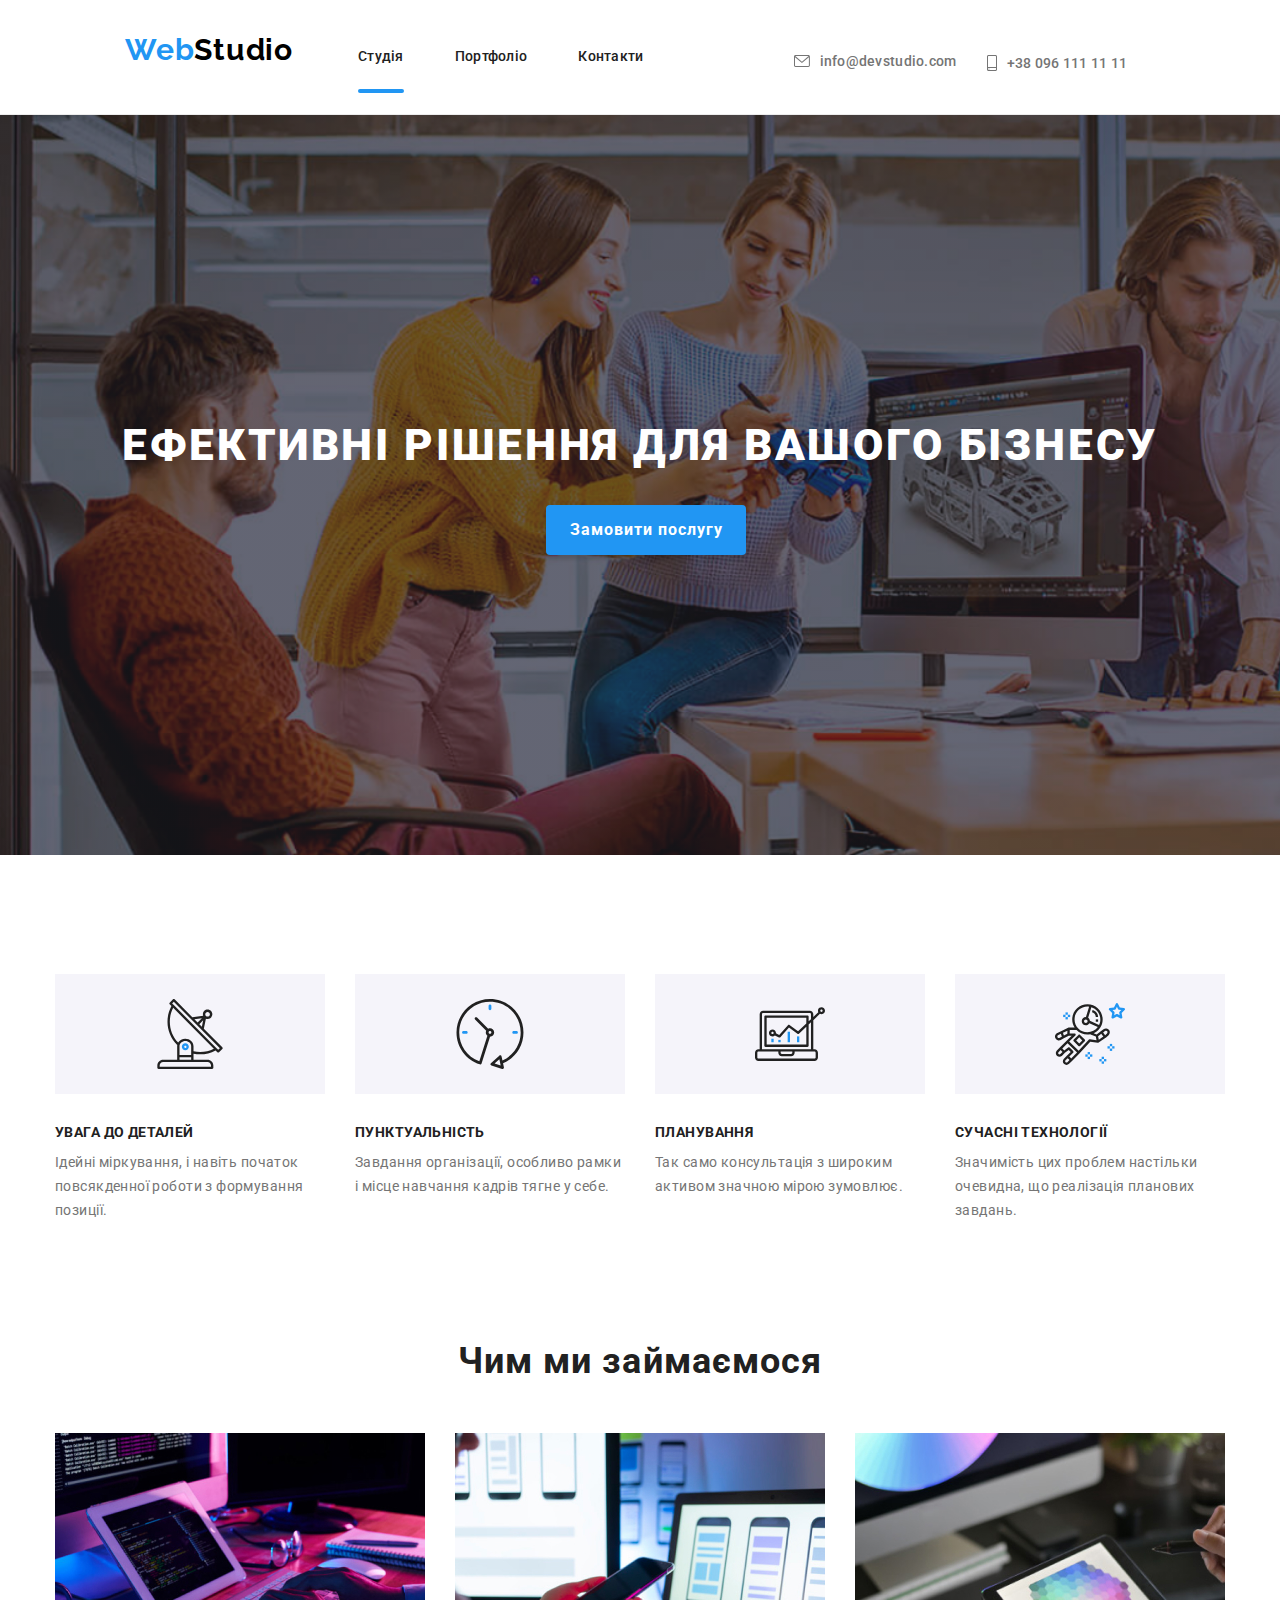
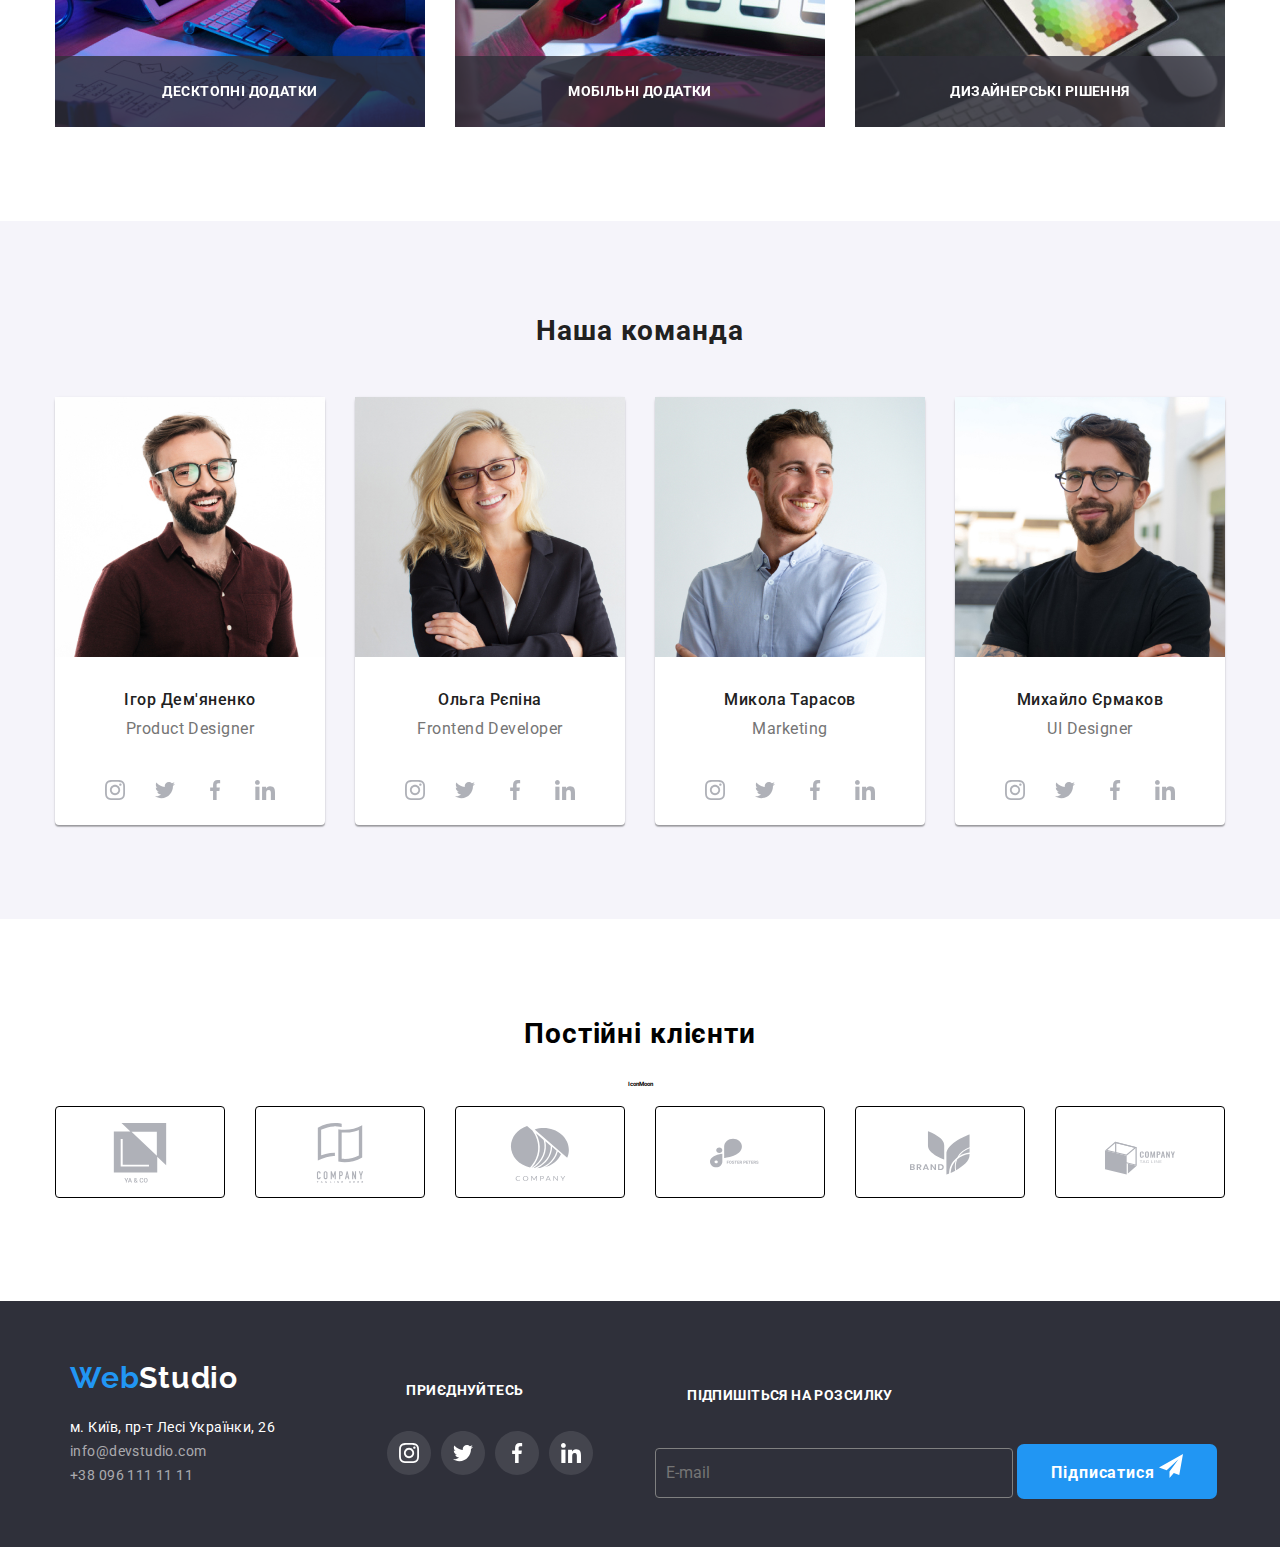
<file: index.html>
<!DOCTYPE html>
<html lang="en">
<head>
    <meta charset="UTF-8">
    <meta name="viewport" content="width=device-width, initial-scale=1.0">
    <title>WebStudio</title>

    <link rel="preconnect" href="https://fonts.googleapis.com">
    <link rel="preconnect" href="https://fonts.gstatic.com" crossorigin>
    <link href="https://fonts.googleapis.com/css2?family=Raleway:wght@700&family=Roboto:wght@400;500;700;900&display=swap" rel="stylesheet">

    <link rel="stylesheet" href="https://cdnjs.cloudflare.com/ajax/libs/modern-normalize/2.0.0/modern-normalize.min.css">

    <link rel="stylesheet" href="./CSS/main.min.css">

</head>
<body>
    <header class="header">
        
        <div class="opaciti">
        <a href="/" class="title-link">Web<span class="title-logo">Studiо</span></a>

            <ul class="nav-list ">
                <li class="nav-item "><a class="link active" href="#">Студія</a></li>
                <li class="nav-item "><a class="link" href="portfolio.html">Портфоліо</a></li>
                <li class="nav-item "><a class="link" href="#">Контакти</a></li>
            </ul>
        </nav>
        <ul class="header-list">
            <li class="item-contact "><a class="link" href="#"><svg class="contact-email"><use href="./img/symbol-defs.svg#icon-email-hover"></use></svg>info@devstudio.com</a></li>
            <li class="item-contact"><a class="link" href="#"><svg class="contact-phone"><use href="./img/symbol-defs.svg#icon-smartphone"></use></svg>+38 096 111 11 11</a></li>
        </ul>
    </div>
</div>

    
    <!-- ----------------------------modal------------------- -->
     <div class="opaciti-modal">
    <div class="svg-burger">
        <a href="/" class="title-link">Web<span class="title-logo">Studiо</span></a>

        <svg class="open-menu" data-menu-open>
            <use href="./img/symbol-defs.svg#menu" ></use>
        </svg>
    </div>
        <div class="backdrop is-hidden" data-menu>
            <div class="menu">
                <button type="button" class="close-menu" data-menu-close>&#10006;</button>
        <nav class="header-nav">
            <ul class="nav-list">
                <li class="nav-item"><a class="link active" href="#">Студія</a></li>
                <li class="nav-item"><a class="link" href="portfolio.html">Портфоліо</a></li>
                <li class="nav-item"><a class="link" href="#">Контакти</a></li>
            </ul>
        </nav>
        <ul class="header-list">
            <li class="item-contact"><a class="link" href="#"><svg class="contact-email"><use href="./img/symbol-defs.svg#icon-email-hover"></use></svg>info@devstudio.com</a></li>
            <li class="item-contact"><a class="link" href="#"><svg class="contact-phone"><use href="./img/symbol-defs.svg#icon-smartphone"></use></svg>+38 096 111 11 11</a></li>
        </ul>
        <div class="modal-tabs">
            <ul class="mod-list">
                <li class="mod-item">
                    <a href="#" class="mod-link">Instagram</a>
                </li>
                <li class="mod-item">
                    <a href="#" class="mod-link">Twitter</a>
                </li>
                <li class="mod-item">
                    <a href="#" class="mod-link">Facebook</a>
                </li>
                <li class="mod-item">
                    <a href="#" class="mod-link">LinkedIn</a>
                </li>
            </ul>
        </div>
    </div>
    </div>
</div>
    
     </header>   
     
     <main>
        <section class="hero">
            <h1 class="h1 container">Ефективні рішення для вашого бізнесу</h1>
            <div class="fix container">
            <button type="button" class="button" data-modal-open>Замовити послугу</button>
        </div>
            <div class="backdrop is-hidden container" data-modal>
                <div class="modal">
                    <button class="btn" data-modal-close>&#10006;</button>
                    <h2 class="modal-title">Залиште свої дані, ми вам передзвонимо</h2>
                    <form class="modal-form" name="signut_form" autocomplete="on" novalidate>
                        <label class="modal-data">
                            Ім'я
                            <input class="modal-input input-person" type="name" name="name" autofocus>
                            <svg class="modal-svg-person"><use href="./img/symbol-defs.svg#icon-person"></use></svg>
                        </label>
                        <label class="modal-data">
                            Телефон
                            <input class="modal-input input-phone" type="number" name="number" minlength="7" maxlength="12">
                            <svg class="modal-svg-phone"><use href="./img/symbol-defs.svg#icon-phone"></use></svg>
                        </label>
                        <label class="modal-data">
                            Пошта
                            <input class="modal-input input-email" type="email" name="email">
                            <svg class="modal-svg-email"><use href="./img/symbol-defs.svg#icon-email"></use></svg>
                        </label>
                        <label class="modal-data">
                            Коментар
                        <textarea class="modal-text" name="feedback" rows="5" placeholder="Введіть текст"></textarea>
                        </label>
                        <label class="modal-checkbox">
                            <input type="checkbox" name="conditions" checked>
                            Погоджуюся з розсилкою та приймаю <a class="modal-link" href="">Умови договору</a>
                        </label>
                    </form>
                    <button class="modal-button" type="submit">Відправити</button>
                </div>
            </div>
        </section>
        <section class="tabs container">
            <ul class="tabs-list">
                <li class="tabs-item">
                    <h3 class="subtitle">УВАГА ДО ДЕТАЛЕЙ</h3>
                    <p class="tabs-text">Ідейні міркування, і навіть початок повсякденної роботи з формування позиції.</p>
                </li>
                <li class="tabs-item">
                    <h3 class="subtitle">ПУНКТУАЛЬНІСТЬ</h3>
                    <p class="tabs-text">Завдання організації, особливо рамки і місце навчання кадрів тягне у себе.</p>
                </li>
                <li class="tabs-item">
                    <h3 class="subtitle">ПЛАНУВАННЯ</h3>
                    <p class="tabs-text">Так само консультація з широким активом значною мірою зумовлює.</p>
                </li>
                <li class="tabs-item">
                    <h3 class="subtitle">СУЧАСНІ ТЕХНОЛОГІЇ</h3>
                    <p class="tabs-text">Значимість цих проблем настільки очевидна, що реалізація планових завдань.</p>
                </li>
            </ul>
        </section>
        <section class="page-img container">
            <h2 class="work">Чим ми займаємося</h2>
            <div class="work-block">
            <div class="work-div">
                <img class="work-img" src="./img/img.jpg" alt="computer-1">
                <p class="work-text">ДЕСКТОПНІ ДОДАТКИ</p>
            </div>
            <div class="work-div">
                <img class="work-img" src="./img/img(1).jpg" alt="computer-2">
                <p class="work-text">МОБІЛЬНІ ДОДАТКИ</p>
            </div>
            <div class="work-div">
                <img class="work-img" src="./img/img(2).jpg" alt="computer-3">
                <p class="work-text">ДИЗАЙНЕРСЬКІ РІШЕННЯ</p>
            </div>
        </div>
        </section>
        <section class="team">
            <h2 class="team-subtitle">Наша команда</h2>
            <ul class="team-list">
                <li class="items">

                    <picture>
                        <source srcset="./img/desktop/img@1x.jpg 1x, ./img/desktop/img@2x.jpg 2x" media="(min-width:1200px)">
                        <source srcset="./img/tablet/img@1x.jpg 1x, ./img/tablet/img@2x.jpg 2x" media="(min-width:768px)">
                        <source srcset="./img/mobile/img@1x.jpg 1x, ./img/mobile/img@2x.jpg 2x">
                        <img class="team-card" src="./img/img(3).jpg" alt="man-1" width="270" height="260">
                    </picture>

                    <h3 class="img-title">Ігор Дем'яненко</h3>
                    <p class="img-text">Product Designer</p>
                    <div class="team-div">
                        <div class="team-block">
                            <a href="https://www.instagram.com/" class="team-link">
                            <svg class="team-svg">
                                <use class="team-img" href="./img/symbol-defs.svg#icon-instagram"></use>
                            </svg>
                        </a>
                    </div>
                        <div class="team-block">
                            <a href="https://x.com/i/flow/login" class="team-link">
                            <svg class="team-svg">
                                <use class="team-img" href="./img/symbol-defs.svg#icon-twitter"></use>
                            </svg>
                        </a>
                    </div>
                        <div class="team-block">
                            <a href="https://www.facebook.com/?locale=uk_UA" class="team-link">
                            <svg class="team-svg">
                                <use class="team-img" href="./img/symbol-defs.svg#icon-facebook"></use>
                            </svg>
                        </a>
                    </div>
                        <div class="team-block">
                            <a href="https://ua.linkedin.com/" class="team-link">
                            <svg class="team-svg">
                                <use class="team-img" href="./img/symbol-defs.svg#icon-linkedin"></use>
                            </svg>
                        </a>
                    </div>
                    </li>
                </div>

                <li class="items">

                    <picture>
                        <source srcset="./img/desktop/img@1x(1).jpg 1x, ./img/desktop/img@2x(1).jpg 2x" media="(min-width:1200px)">
                        <source srcset="./img/tablet/img@1x(1).jpg 1x, ./img/tablet/img@2x(1).jpg 2x" media="(min-width:768px)">
                        <source srcset="./img/mobile/img@1x(1).jpg 1x, ./img/mobile/img@2x(1).jpg 2x">
                        <img class="team-card" src="./img/img(4).jpg" alt="wonam-1" width="270" height="260">
                    </picture>

                    <h3 class="img-title">Ольга Рєпіна</h3>
                    <p class="img-text">Frontend Developer</p>
                    <div class="team-div">
                        <div class="team-block">
                            <a href="https://www.instagram.com/" class="team-link">
                            <svg class="team-svg">
                                <use class="team-img" href="./img/symbol-defs.svg#icon-instagram"></use>
                            </svg>
                        </a>
                    </div>
                        <div class="team-block">
                            <a href="https://x.com/i/flow/login" class="team-link">
                            <svg class="team-svg">
                                <use class="team-img" href="./img/symbol-defs.svg#icon-twitter"></use>
                            </svg>
                        </a>
                    </div>
                        <div class="team-block">
                            <a href="https://www.facebook.com/?locale=uk_UA" class="team-link">
                            <svg class="team-svg">
                                <use class="team-img" href="./img/symbol-defs.svg#icon-facebook"></use>
                            </svg>
                        </a>
                    </div>
                        <div class="team-block">
                            <a href="https://ua.linkedin.com/" class="team-link">
                            <svg class="team-svg">
                                <use class="team-img" href="./img/symbol-defs.svg#icon-linkedin"></use>
                            </svg>
                        </a>
                    </div>
                    </li>
                </div>
                <li class="items">

                    <picture>
                        <source srcset="./img/desktop/img@1x(2).jpg 1x, ./img/desktop/img@2x(2).jpg 2x" media="(min-width:1200px)">
                        <source srcset="./img/tablet/img@1x(2).jpg 1x, ./img/tablet/img@2x(2).jpg 2x" media="(min-width:768px)">
                        <source srcset="./img/mobile/img@1x(2).jpg 1x, ./img/mobile/img@2x(2).jpg 2x">
                        <img class="team-card" src="./img/img(5).jpg" alt="man-2" width="270" height="260">
                    </picture>

                    <h3 class="img-title">Микола Тарасов</h3>
                    <p class="img-text">Marketing</p>
                    <div class="team-div">
                        <div class="team-block">
                            <a href="https://www.instagram.com/" class="team-link">
                            <svg class="team-svg">
                                <use class="team-img" href="./img/symbol-defs.svg#icon-instagram"></use>
                            </svg>
                        </a>
                    </div>
                        <div class="team-block">
                            <a href="https://x.com/i/flow/login" class="team-link">
                            <svg class="team-svg">
                                <use class="team-img" href="./img/symbol-defs.svg#icon-twitter"></use>
                            </svg>
                        </a>
                    </div>
                        <div class="team-block">
                            <a href="https://www.facebook.com/?locale=uk_UA" class="team-link">
                            <svg class="team-svg">
                                <use class="team-img" href="./img/symbol-defs.svg#icon-facebook"></use>
                            </svg>
                        </a>
                    </div>
                        <div class="team-block">
                            <a href="https://ua.linkedin.com/" class="team-link">
                            <svg class="team-svg">
                                <use class="team-img" href="./img/symbol-defs.svg#icon-linkedin"></use>
                            </svg>
                        </a>
                    </div>
                    </li>
                </div>
                <li class="items">

                    <picture>
                        <source srcset="./img/desktop/img@1x(3).jpg 1x, ./img/desktop/img@2x(3).jpg 2x" media="(min-width:1200px)">
                        <source srcset="./img/tablet/img@1x(3).jpg 1x, ./img/tablet/img@2x(3).jpg 2x" media="(min-width:768px)">
                        <source srcset="./img/mobile/img@1x(3).jpg 1x, ./img/mobile/img@2x(3).jpg 2x">
                        <img class="team-card" src="./img/img(6).jpg" alt="man-3" width="270" height="260">
                    </picture>

                    <h3 class="img-title">Михайло Єрмаков</h3>
                    <p class="img-text">UI Designer</p>
                    <div class="team-div">
                        <div class="team-block">
                            <a href="https://www.instagram.com/" class="team-link">
                            <svg class="team-svg">
                                <use class="team-img" href="./img/symbol-defs.svg#icon-instagram"></use>
                            </svg>
                        </a>
                    </div>
                        <div class="team-block">
                            <a href="https://x.com/i/flow/login" class="team-link">
                            <svg class="team-svg">
                                <use class="team-img" href="./img/symbol-defs.svg#icon-twitter"></use>
                            </svg>
                        </a>
                    </div>
                        <div class="team-block">
                            <a href="https://www.facebook.com/?locale=uk_UA" class="team-link">
                            <svg class="team-svg">
                                <use class="team-img" href="./img/symbol-defs.svg#icon-facebook"></use>
                            </svg>
                        </a>
                    </div>
                        <div class="team-block">
                            <a href="https://ua.linkedin.com/" class="team-link">
                            <svg class="team-svg">
                                <use class="team-img" href="./img/symbol-defs.svg#icon-linkedin"></use>
                            </svg>
                        </a>
                    </div>
                    </li>
                </div>
            </ul>
        </section>
        <section class="clients">
            <h3 class="clients-title">Постійні клієнти</h3>
            <p class="clients-text">IconMoon</p>
            <ul class="clients-list container">
                <li class="clients-item">
                    <a href="#" class="clients-link">
                        <svg class="clients-svg" width="60" height="60">
                            <use class="clients-img" href="./img/symbol-defs.svg#icon-ya-co"></use>
                        </svg>
                    </a>
                </li>
                <li class="clients-item">
                    <a href="#" class="clients-link">
                        <svg class="clients-svg" width="60" height="60">
                            <use class="clients-img" href="./img/symbol-defs.svg#icon-compant"></use>
                        </svg>
                    </a>
                </li>
                <li class="clients-item">
                    <a href="#" class="clients-link">
                        <svg class="clients-svg" width="60" height="60">
                            <use class="clients-img" href="./img/symbol-defs.svg#icon-company"></use>
                        </svg>
                    </a>
                </li>
                <li class="clients-item">
                    <a href="#" class="clients-link">
                        <svg class="clients-svg" width="90" height="60">
                            <use class="clients-img" href="./img/symbol-defs.svg#icon-foster"></use>
                        </svg>
                    </a>
                </li>
                <li class="clients-item">
                    <a href="#" class="clients-link">
                        <svg class="clients-svg" width="60" height="60">
                            <use class="clients-img" href="./img/symbol-defs.svg#icon-brand"></use>
                        </svg>
                    </a>
                </li>
                <li class="clients-item">
                    <a href="#" class="clients-link">
                        <svg class="clients-svg" width="70" height="70">
                            <use class="clients-img" href="./img/symbol-defs.svg#icon-Object"></use>
                        </svg>
                    </a>
                </li>
            </ul>
        </section>
     </main>

     <footer class="footer">
        <div class="div container">
        <a href="/" class="footer-logo  container"><span class="footer-logo-first">Web</span><span class="footer-logo-second">Studiо</span></a>
        <ul class="footer-list  container">
            <li class="footer-item"><a href="https://maps.app.goo.gl/VmhGgk5dSA5MpVbm9" target="_blank">м. Київ, пр-т Лесі Українки, 26</a></li>

            <li class="footer-link"><a href="mailto:info@devstudio.com">info@devstudio.com</a></li>
            <li class="footer-link"><a href="tel:+380961111111">+38 096 111 11 11</a></li>
        </ul>
    </div>
        <div class="join  container">
            <h3 class="join-title">ПРИЄДНУЙТЕСЬ</h3>
            <ul class="join-list">
                <div class="loin-div">
                <li class="join-item"><a href="" class="join-link">
                    <svg class="join-svg">
                        <use class="join-img" href="./img/symbol-defs.svg#icon-instagram"></use>
                    </svg>
                </a>
            </div>
            </li>
            <div class="loin-div">
                <li class="join-item"><a href="" class="join-link">
                    <svg class="join-svg">
                        <use class="join-img" href="./img/symbol-defs.svg#icon-twitter"></use>
                    </svg>
                </a>
            </li>
        </div>
            <div class="loin-div">
                <li class="join-item"><a href="" class="join-link">
                    <svg class="join-svg">
                        <use class="join-img" href="./img/symbol-defs.svg#icon-facebook"></use>
                    </svg>
                </a>
            </li>
        </div>
            <div class="loin-div">
                <li class="join-item"><a href="" class="join-link">
                    <svg class="join-svg">
                        <use class="join-img" href="./img/symbol-defs.svg#icon-linkedin"></use>
                    </svg>
                </a>
            </li>
        </div>
            </ul>
        </div>
        <div class="sudscription container">
            <h3 class="sudscription-title">ПІДПИШІТЬСЯ НА РОЗСИЛКУ</h3>
            <form class="sudscription-form" autocomplete="on" novalidate>
                <label>
                    <input class="sudscription-input" type="email" name="email_sudscription" placeholder="E-mail" autocomplete="on" >
                    <button class="sudscription-button" type="button"><span class="sudscription-span">Підписатися</span>
                        <svg class="sudscription-svg" >
                            <use class="sudscription-img" href="./img/symbol-defs.svg#icon-send"></use>
                        </svg>
                    </button>
                </label>
            </form>
        </div>
     </footer>

     <script src="./js/modal.js"></script>
     <script src="./js/menu.js"></script>
</body>
</html>
</file>
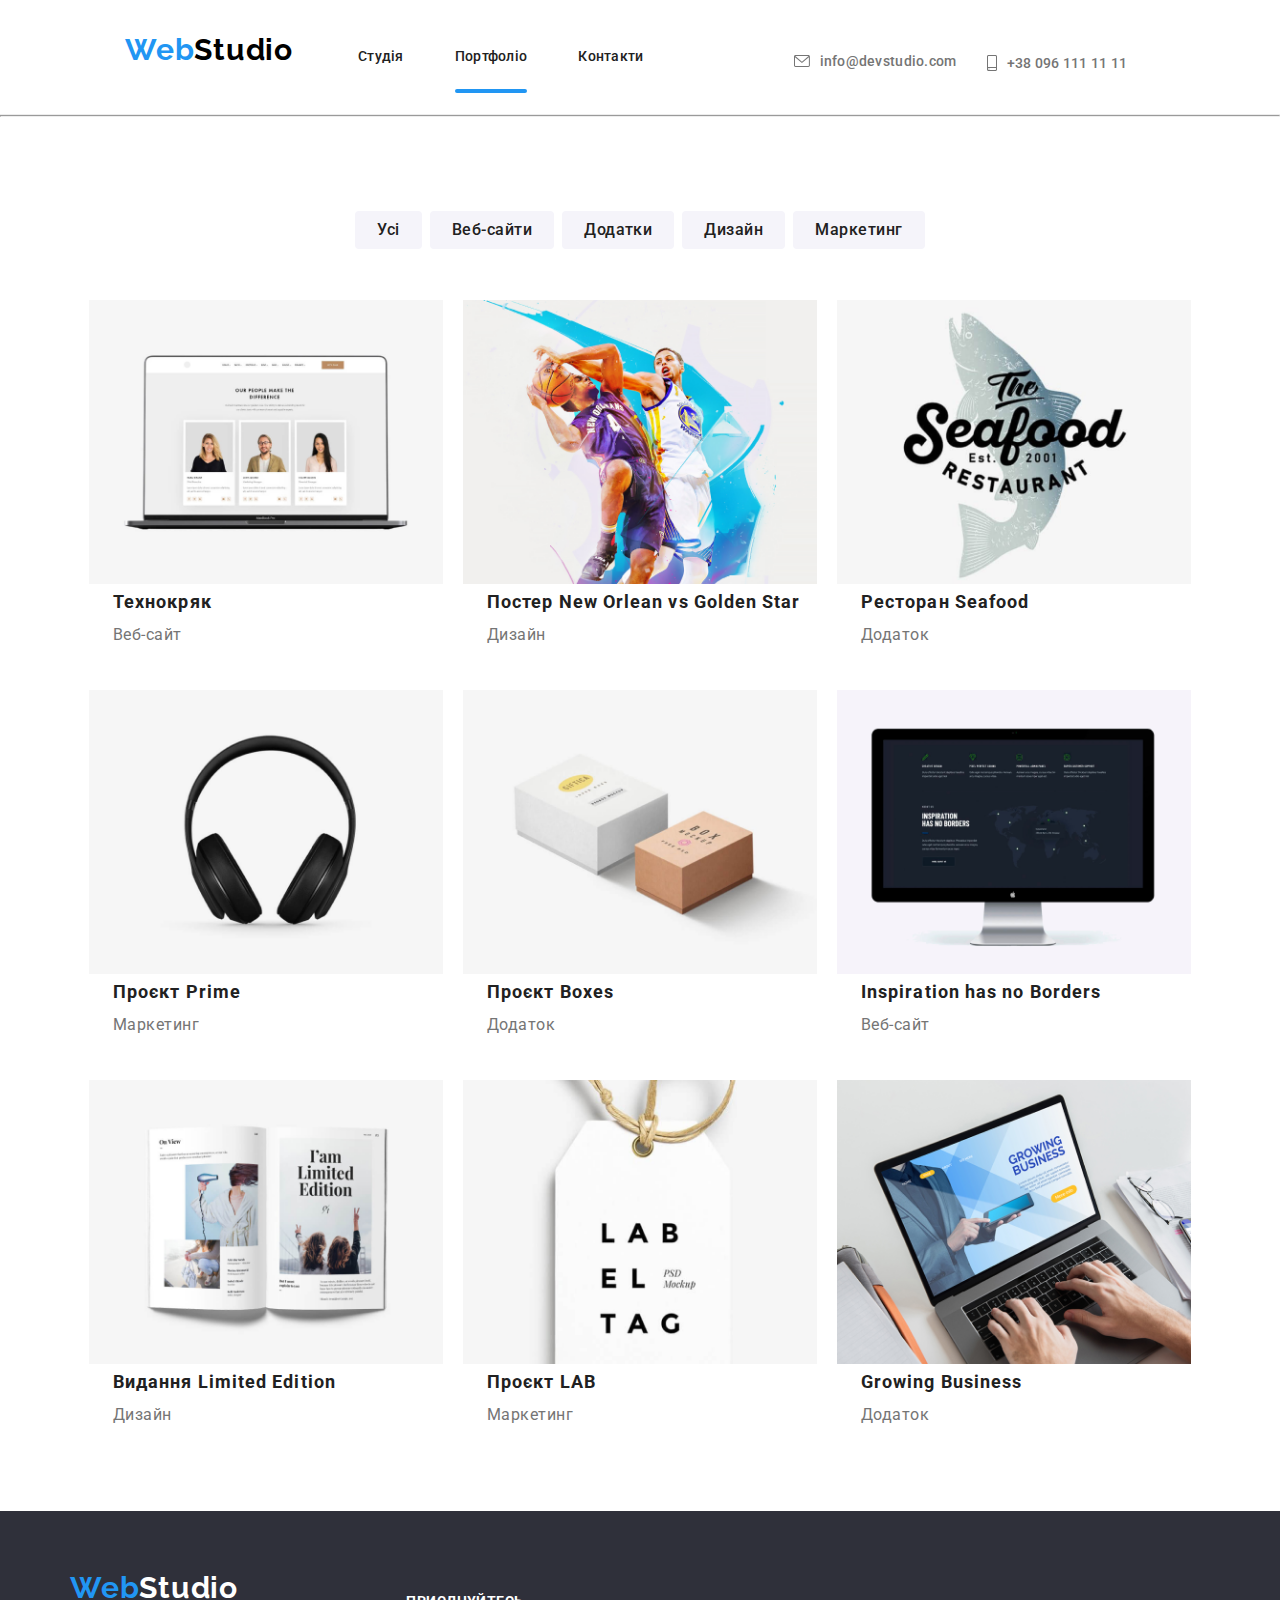
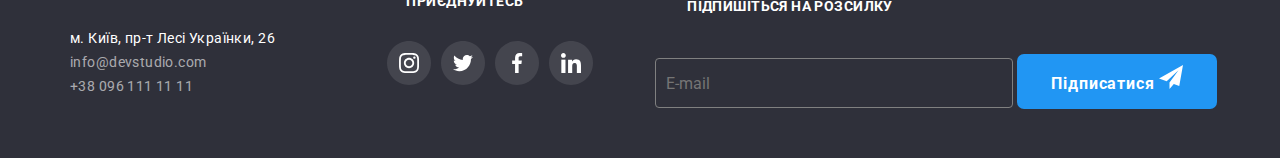
<file: portfolio.html>
<!DOCTYPE html>
<html lang="en">
<head>
    <meta charset="UTF-8">
    <meta name="viewport" content="width=device-width, initial-scale=1.0">
    <title>WebStudio</title>

    <link rel="preconnect" href="https://fonts.googleapis.com">
    <link rel="preconnect" href="https://fonts.gstatic.com" crossorigin>
    <link href="https://fonts.googleapis.com/css2?family=Raleway:wght@700&family=Roboto:wght@400;500;700;900&display=swap" rel="stylesheet">

    <link rel="stylesheet" href="https://cdnjs.cloudflare.com/ajax/libs/modern-normalize/2.0.0/modern-normalize.min.css">
    
    <link rel="stylesheet" href="./CSS/main.min.css">
</head>
<body>
    <header class="header">

        <div class="opaciti">
            <a href="/" class="title-link">Web<span class="title-logo">Studiо</span></a>
    
                <ul class="nav-list">
                    <li class="nav-item"><a class="link" href="index.html">Студія</a></li>
                    <li class="nav-item"><a class="link active" href="#">Портфоліо</a></li>
                    <li class="nav-item"><a class="link" href="#">Контакти</a></li>
                </ul>
            </nav>
            <ul class="header-list">
                <li class="item-contact"><a class="link" href="#"><svg class="contact-email"><use href="./img/symbol-defs.svg#icon-email-hover"></use></svg>info@devstudio.com</a></li>
                <li class="item-contact"><a class="link" href="#"><svg class="contact-phone"><use href="./img/symbol-defs.svg#icon-smartphone"></use></svg>+38 096 111 11 11</a></li>
            </ul>
        </div>
    </div>
    
        
        <!-- ----------------------------modal------------------- -->
         <div class="opaciti-modal">
        <div class="svg-burger">
            <a href="/" class="title-link">Web<span class="title-logo">Studiо</span></a>
    
            <svg class="open-menu" data-menu-open>
                <use href="./img/symbol-defs.svg#menu" ></use>
            </svg>
        </div>
            <div class="backdrop is-hidden" data-menu>
                <div class="menu">
                    <button type="button" class="close-menu" data-menu-close>&#10006;</button>
            <nav class="header-nav">
                <ul class="nav-list">
                    <li class="nav-item"><a class="link" href="#">Студія</a></li>
                    <li class="nav-item"><a class="link active" href="portfolio.html">Портфоліо</a></li>
                    <li class="nav-item"><a class="link" href="#">Контакти</a></li>
                </ul>
            </nav>
            <ul class="header-list">
                <li class="item-contact"><a class="link" href="#"><svg class="contact-email"><use href="./img/symbol-defs.svg#icon-email-hover"></use></svg>info@devstudio.com</a></li>
                <li class="item-contact"><a class="link" href="#"><svg class="contact-phone"><use href="./img/symbol-defs.svg#icon-smartphone"></use></svg>+38 096 111 11 11</a></li>
            </ul>
            <div class="modal-tabs">
                <ul class="mod-list">
                    <li class="mod-item">
                        <a href="#" class="mod-link">Instagram</a>
                    </li>
                    <li class="mod-item">
                        <a href="#" class="mod-link">Twitter</a>
                    </li>
                    <li class="mod-item">
                        <a href="#" class="mod-link">Facebook</a>
                    </li>
                    <li class="mod-item">
                        <a href="#" class="mod-link">LinkedIn</a>
                    </li>
                </ul>
            </div>
        </div>
        </div>
    </div>
     </header> 
     <hr class="line"> 


     <main class="main container">
    <ul class="list-all container">
        <li class="list-item"><a href="#">Усі</a></li>
        <li class="list-item"><a href="#">Веб-сайти</a></li>
        <li class="list-item"><a href="#">Додатки</a></li>
        <li class="list-item"><a href="#">Дизайн</a></li>
        <li class="list-item"><a href="#">Маркетинг</a></li>
    </ul>
    <section class="icon container">
        <ul class="icon-list">
            <li class="item-icons">
                <div class="content">
                    <picture>
                        <source srcset="./img/desktop/cards/imgcomp@1x.png 1x, ./img/desktop/cards/imgcomp@2x.png 2x" media="(min-width:1200px)">
                        <source srcset="./img/tablet/cards/imgcomp@1x.png 1x, ./img/tablet/cards/imgcomp@2x.png 2x" media="(min-width:768px)">
                        <source srcset="./img/mobile/cards/imgcomp@1x.png 1x, ./img/mobile/cards/imgcomp@2x.png 2x">
                        <img class="item-icon-card" src="./img/img(5).png" alt="pictures">
                    </picture>

                    <div class="overlay"><h3 class="overlay-text">Ресурс пропонує комплексні пропозиції з різним рівнем функціоналу та сервісів. Все це дозволить відвідувачу отримати вичерпні відомості про компанію чи приватну особу.</h3></div>
                </div>
                <h3 class="card-item-service">Технокряк</h3>
                <p class="card-text-service">Веб-сайт</p>
            </li>
            <li class="item-icons">
                <div class="content">
                    <picture>
                        <source srcset="./img/desktop/cards/imgmen@1x.png 1x, ./img/desktop/cards/imgmen@2x.png 2x" media="(min-width:1200px)">
                        <source srcset="./img/tablet/cards/imgmen@1x.png 1x, ./img/tablet/cards/imgmen@2x.png 2x" media="(min-width:768px)">
                        <source srcset="./img/mobile/cards/imgmen@1x.png 1x, ./img/mobile/cards/imgmen@2x.png 2x">
                        <img class="item-icon-card" src="./img/img.png" alt="pictures">
                    </picture>

                    <div class="overlay"><h3 class="overlay-text">Ресурс пропонує комплексні пропозиції з різним рівнем функціоналу та сервісів. Все це дозволить відвідувачу отримати вичерпні відомості про компанію чи приватну особу.</h3></div>
                </div>
                <h3 class="card-item-service">Постер New Orlean vs Golden Star</h3>
                <p class="card-text-service">Дизайн</p>
            </li>
            <li class="item-icons">
                <div class="content">
                    <picture>
                        <source srcset="./img/desktop/cards/imgrestorant@1x.png 1x, ./img/desktop/cards/imgrestorant@2x.png 2x" media="(min-width:1200px)">
                        <source srcset="./img/tablet/cards/imgrestorant@1x.png 1x, ./img/tablet/cards/imgrestorant@2x.png 2x" media="(min-width:768px)">
                        <source srcset="./img/mobile/cards/imgrestorant@1x.png 1x, ./img/mobile/cards/imgrestorant@2x.png 2x">
                        <img class="item-icon-card" src="./img/img(1).png" alt="pictures">
                    </picture>

                    <div class="overlay"><h3 class="overlay-text">Ресурс пропонує комплексні пропозиції з різним рівнем функціоналу та сервісів. Все це дозволить відвідувачу отримати вичерпні відомості про компанію чи приватну особу.</h3></div>
                </div>
                <h3 class="card-item-service">Ресторан Seafood</h3>
                <p class="card-text-service">Додаток</p>
            </li>
            <li class="item-icons">
                <div class="content">
                    <picture>
                        <source srcset="./img/desktop/cards/imgnaushniki@1x.png 1x, ./img/desktop/cards/imgnaushniki@2x.png 2x" media="(min-width:1200px)">
                        <source srcset="./img/tablet/cards/imgnaushniki@1x.png 1x, ./img/tablet/cards/imgnaushniki@2x.png 2x" media="(min-width:768px)">
                        <source srcset="./img/mobile/cards/imgnaushniki@1x.png 1x, ./img/mobile/cards/imgnaushniki@2x.png 2x">
                        <img class="item-icon-card"  src="./img/img(2).png" alt="pictures">
                    </picture>

                    <div class="overlay"><h3 class="overlay-text">Ресурс пропонує комплексні пропозиції з різним рівнем функціоналу та сервісів. Все це дозволить відвідувачу отримати вичерпні відомості про компанію чи приватну особу.</h3></div>
                </div>
                <h3 class="card-item-service">Проєкт Prime</h3>
                <p class="card-text-service">Маркетинг</p>
            </li>
            <li class="item-icons">
                <div class="content">
                    <picture>
                        <source srcset="./img/desktop/cards/imgkub@1x.png 1x, ./img/desktop/cards/imgkub@2x.png 2x" media="(min-width:1200px)">
                        <source srcset="./img/tablet/cards/imgkub@1x.png 1x, ./img/tablet/cards/imgkub@2x.png 2x" media="(min-width:768px)">
                        <source srcset="./img/mobile/cards/imgkub@1x.png 1x, ./img/mobile/cards/imgkub@2x.png 2x">
                        <img class="item-icon-card" src="./img/img(3).png" alt="pictures">
                    </picture>

                    <div class="overlay"><h3 class="overlay-text">Ресурс пропонує комплексні пропозиції з різним рівнем функціоналу та сервісів. Все це дозволить відвідувачу отримати вичерпні відомості про компанію чи приватну особу.</h3></div>
                </div>
                <h3 class="card-item-service">Проєкт Boxes</h3>
                <p class="card-text-service">Додаток</p>
            </li>
            <li class="item-icons">
                <div class="content">
                    <picture>
                        <source srcset="./img/desktop/cards/imgmonitor@1x.png 1x, ./img/desktop/cards/imgmonitor@2x.png 2x" media="(min-width:1200px)">
                        <source srcset="./img/tablet/cards/imgmonitor@1x.png 1x, ./img/tablet/cards/imgmonitor@2x.png 2x" media="(min-width:768px)">
                        <source srcset="./img/mobile/cards/imgmonitor@1x.png 1x, ./img/mobile/cards/imgmonitor@2x.png 2x">
                        <img class="item-icon-card" src="./img/img(4).png" alt="pictures">
                    </picture>

                    <div class="overlay"><h3 class="overlay-text">Ресурс пропонує комплексні пропозиції з різним рівнем функціоналу та сервісів. Все це дозволить відвідувачу отримати вичерпні відомості про компанію чи приватну особу.</h3></div>
                </div>
                <h3 class="card-item-service">Inspiration has no Borders</h3>
                <p class="card-text-service">Веб-сайт</p>
            </li>
            <li class="item-icons">
                <div class="content">
                    <picture>
                        <source srcset="./img/desktop/cards/imgbook@1x.png 1x, ./img/desktop/cards/imgbook@2x.png 2x" media="(min-width:1200px)">
                        <source srcset="./img/tablet/cards/imgbook@1x.png 1x, ./img/tablet/cards/imgbook@2x.png 2x" media="(min-width:768px)">
                        <source srcset="./img/mobile/cards/imgbook@1x.png 1x, ./img/mobile/cards/imgbook@2x.png 2x">
                        <img class="item-icon-card"  src="./img/img(6).png" alt="pictures">
                    </picture>

                    <div class="overlay"><h3 class="overlay-text">Ресурс пропонує комплексні пропозиції з різним рівнем функціоналу та сервісів. Все це дозволить відвідувачу отримати вичерпні відомості про компанію чи приватну особу.</h3></div>
                </div>
                <h3 class="card-item-service">Видання Limited Edition</h3>
                <p class="card-text-service">Дизайн</p>
            </li>
            <li class="item-icons">
                <div class="content">
                    <picture>
                        <source srcset="./img/desktop/cards/imgbirka@1x.png 1x, ./img/desktop/cards/imgbirka@2x.png 2x" media="(min-width:1200px)">
                        <source srcset="./img/tablet/cards/imgbirka@1x.png 1x, ./img/tablet/cards/imgbirka@2x.png 2x" media="(min-width:768px)">
                        <source srcset="./img/mobile/cards/imgbirka@1x.png 1x, ./img/mobile/cards/imgbirka@2x.png 2x">
                        <img class="item-icon-card" src="./img/img(7).png" alt="pictures">
                    </picture>

                    <div class="overlay"><h3 class="overlay-text">Ресурс пропонує комплексні пропозиції з різним рівнем функціоналу та сервісів. Все це дозволить відвідувачу отримати вичерпні відомості про компанію чи приватну особу.</h3></div>
                </div>
                <h3 class="card-item-service">Проєкт LAB</h3>
                <p class="card-text-service">Маркетинг</p>
            </li>
            <li class="item-icons">
                <div class="content">
                    <picture>
                        <source srcset="./img/desktop/cards/imgcomp-robota@1x.png 1x, ./img/desktop/cards/imgcomp-robota@2x.png 2x" media="(min-width:1200px)">
                        <source srcset="./img/tablet/cards/imgcomp-robota@1x.png 1x, ./img/tablet/cards/imgcomp-robota@2x.png 2x" media="(min-width:768px)">
                        <source srcset="./img/mobile/cards/imgcomp-robota@1x.png 1x, ./img/mobile/cards/imgcomp-robota@2x.png 2x">
                        <img class="item-icon-card" src="./img/img(8).png" alt="pictures">
                    </picture>

                    <div class="overlay"><h3 class="overlay-text">Ресурс пропонує комплексні пропозиції з різним рівнем функціоналу та сервісів. Все це дозволить відвідувачу отримати вичерпні відомості про компанію чи приватну особу.</h3></div>
                </div>
                <h3 class="card-item-service">Growing Business</h3>
                <p class="card-text-service">Додаток</p>
            </li>
        </ul>
    </section>

     </main> 
     <footer class="footer">
        <div class="div container">
        <a href="/" class="footer-logo container"><span class="footer-logo-first">Web</span><span class="footer-logo-second">Studiо</span></a>
        <ul class="footer-list container">
            <li class="footer-item"><a href="https://maps.app.goo.gl/VmhGgk5dSA5MpVbm9" target="_blank">м. Київ, пр-т Лесі Українки, 26</a></li>

            <li class="footer-link"><a href="mailto:info@devstudio.com">info@devstudio.com</a></li>
            <li class="footer-link"><a href="tel:+380961111111">+38 096 111 11 11</a></li>
        </ul>
    </div>
        <div class="join container">
            <h3 class="join-title">ПРИЄДНУЙТЕСЬ</h3>
            <ul class="join-list">
                <div class="loin-div">
                <li class="join-item"><a href="https://www.instagram.com/" class="join-link">
                    <svg class="join-svg">
                        <use class="join-img" href="./img/symbol-defs.svg#icon-instagram"></use>
                    </svg>
                </a>
            </div>
            </li>
            <div class="loin-div">
                <li class="join-item"><a href="https://x.com/i/flow/login" class="join-link">
                    <svg class="join-svg">
                        <use class="join-img" href="./img/symbol-defs.svg#icon-twitter"></use>
                    </svg>
                </a>
            </li>
        </div>
            <div class="loin-div">
                <li class="join-item"><a href="https://www.facebook.com/?locale=uk_UA" class="join-link">
                    <svg class="join-svg">
                        <use class="join-img" href="./img/symbol-defs.svg#icon-facebook"></use>
                    </svg>
                </a>
            </li>
        </div>
            <div class="loin-div">
                <li class="join-item"><a href="https://ua.linkedin.com/" class="join-link">
                    <svg class="join-svg">
                        <use class="join-img" href="./img/symbol-defs.svg#icon-linkedin"></use>
                    </svg>
                </a>
            </li>
        </div>
            </ul>
        </div>
        <div class="sudscription container">
            <h3 class="sudscription-title">ПІДПИШІТЬСЯ НА РОЗСИЛКУ</h3>
            <form class="sudscription-form" autocomplete="on" novalidate>
                <label>
                    <input class="sudscription-input" type="email" name="email_sudscription" placeholder="E-mail" autocomplete="on" >
                    <button class="sudscription-button" type="button"><span class="sudscription-span">Підписатися</span>
                        <svg class="sudscription-svg" >
                            <use class="sudscription-img" href="./img/symbol-defs.svg#icon-send"></use>
                        </svg>
                    </button>
                </label>
            </form>
        </div>
     </footer>

     <script src="./js/menu.js"></script>
</body>
</html>
</file>
<file: CSS/main.min.css>
.container{width:100%;margin:0 auto;padding:0 15px;min-width:320px}@media(min-width: 480px){.container{width:480px}}@media(min-width: 768px){.container{width:768px}}@media(min-width: 1200px){.container{width:1200px}}a{text-decoration:none;color:currentColor}li{list-style:none}h1,h2,h3,h4,h5,h6,html,main,body,p,ol,ul,li{margin:0;padding:0}body{font-family:Roboto;word-wrap:break-word}.title-logo,.title-link,.footer-logo-second,.footer-logo-first{font-family:Raleway;font-weight:700;font-size:24px;letter-spacing:.78px}.tabs-text,.footer-link,.footer-item{font-weight:400;font-size:14px;line-height:24px;letter-spacing:.42px}.modal-svg-email,.modal-svg-phone,.modal-svg-person{width:20px;height:20px;position:absolute;left:50px}.item-icons:hover,.list-item:hover,.loin-div:hover,.contact-phone:hover,.contact-email:hover,.item-contact:hover,.header-link:hover,.link:hover,.clients-img:hover,.clients-item:hover{transition-duration:250ms;transition-timing-function:cubic-bezier(0.4, 0, 0.2, 1)}.clients-title{font-size:28px;font-weight:700;line-height:42.19px;letter-spacing:.03em;text-align:center;padding-top:94px}.clients-text{font-size:6px;font-weight:700;line-height:7.03px;text-align:left;text-align:center;padding-top:25px;padding-bottom:19px}.clients-list{display:flex;padding-bottom:103px}.clients-list{gap:30px}.clients-item{width:135px;height:92px;border-radius:4px;border:1px solid #000}.clients-item:hover{border:1px solid #2196f3;transition-property:border}.clients-item{gap:94px;display:flex;justify-content:center;padding-top:16px}.clients-img{fill:#afb1b8}.clients-img:hover{fill:#afb1b8;transition-property:fill}@media screen and (min-width: 320px)and (max-width: 1199.98px){.clients-list{display:flex;flex-wrap:wrap;justify-content:center}}@media(min-width: 767.98px){.clients-item{width:226px}}.footer{display:flex;flex-wrap:wrap;background-color:#2f303a}.footer-logo{padding-top:60px;padding-bottom:20px}.footer-logo-first{color:#2196f3;font-size:30px}.footer-logo-second{color:#fff;font-size:30px}.footer-item{color:#fff}.footer-link{color:rgba(255,255,255,.6);padding-bottom:60px}.footer-link:nth-child(2){padding-bottom:0}@media screen and (min-width: 320px)and (max-width: 767.98px){.footer-list{padding-left:20px;align-items:center}.footer-logo{display:flex;justify-content:center}.footer-item{text-align:center}.footer-link{text-align:center}}@media screen and (min-width: 767.98px)and (max-width: 1199.98px){.footer-list{padding-left:0}.footer-logo{display:flex;padding-left:100px}.footer-item{margin-left:74px}.footer-link{margin-left:105px}}@media(min-width: 1199.98px){.footer-logo{display:flex}}.header{margin-top:8px}.title-link{color:#2196f3;font-size:30px}.title-logo{font-size:30px;color:#000}.title-button{color:#fff}.link:hover{color:#2196f3;transition-property:color}.nav-list{gap:18px;margin-top:15px;padding-left:5px}.nav-item{color:#212121;letter-spacing:.28px;font-weight:500;margin-bottom:25px}.header-link:hover{color:#2196f3;transition-property:color}.active{position:relative}.active::after{position:absolute;content:"";width:100%;height:4px;background-color:#2196f3;display:block;margin-top:6px;border-radius:2px}.header-list{margin-top:190px;padding-left:5px}.item-contact{color:#757575;font-weight:500;letter-spacing:.28px;transition:.2s ease}.item-contact:hover{color:#2196f3;transition-property:color}.contact-email{position:relative;top:1px;width:16px;height:12px;margin-right:10px;fill:#757575}.contact-email:hover{fill:#2196f3;transition-property:fill}.contact-phone{position:relative;top:3px;width:10px;height:16px;margin-right:10px;fill:#757575}.contact-phone:hover{fill:#2196f3;transition-property:fill}.open-menu{width:40px;height:40px;margin-right:10px}.close-menu{position:relative;left:90%}.line{background-color:#ececec;margin-top:0}@media screen and (min-width: 320px){.opaciti{display:none}.nav-item{font-size:40px}.mod-link{color:#2196f3}.mod-item{font-size:15px}.mod-list{display:flex;align-items:center;justify-content:center;gap:10px;padding-top:64px}.svg-burger{display:flex;align-items:center;justify-content:space-between}.title-link{margin-left:15px}.item-contact{font-size:24px}}@media(min-width: 767.98px){.nav-list{display:flex;justify-content:center;align-items:center;margin-left:60px;margin-right:20px}.header-list{margin-top:0;display:block;align-items:center}.item-contact{font-size:14px;padding-left:30px;display:flex}.item-contact:nth-child(2){padding-right:0}.opaciti{display:flex}.opaciti-modal{display:none}.title-link{margin-left:2%}.nav-item{font-size:14px}.nav-list{gap:51px}.header-list{padding-left:0;padding-right:15px}.header{align-items:center;justify-content:space-between;justify-content:flex-end;padding:25px;border-bottom:solid 1px #ececec;margin-top:8px}.active::after{margin-top:25px}}@media(min-width: 1199.98px){.title-link{margin-left:100px}.header-list{display:flex;align-items:center;margin-left:100px}.item-contact{font-size:14px;display:flex}}.join-title{color:#fff;font-size:14px;font-weight:700;line-height:16.41px;letter-spacing:.03em;text-align:center;padding-bottom:32px}.loin-div{background-image:url(../img/fon.svg);background-size:contain;width:44px;height:44px;background-repeat:no-repeat;background-position:center}.loin-div:hover{background-image:url(../img/team-animated.svg);transition-property:background-image}.join-list{display:flex;justify-content:center;gap:10px;padding-bottom:60px}.join-item{display:flex;justify-content:center;padding-top:12px}.join-img{fill:#fff}.join-svg{width:20px;height:20px}@media(min-width: 767.98px){.join-title{text-align:end;margin-right:119px}.join-list{justify-content:end;margin-right:78px}.join{margin-top:-185px}}@media(min-width: 1199.98px){.join-title{text-align:center;margin-right:350px}.join{margin-top:-165px}.join-list{justify-content:center;margin-right:300px}}main{padding:0}.hero{content:"";background-image:linear-gradient(to top, rgba(47, 48, 58, 0.4), rgba(47, 48, 58, 0.4)),url(../img/Img67.png);background-size:cover;background-repeat:no-repeat;padding:118px 0px 118px 0px}.h1{color:#fff;font-weight:900;line-height:60px;letter-spacing:2.64px;text-transform:uppercase;text-align:center;align-items:center}.button{color:#fff;border:none;font-size:16px;line-height:30px;letter-spacing:.96px;font-weight:700;border-radius:4px;background:#2196f3;box-shadow:0px 4px 4px 0px rgba(0,0,0,.15);display:flex;margin-top:30px;justify-content:center;align-items:center;width:200px;height:50px;transition:.5s ease;margin-left:15%}@media screen and (min-width: 320px)and (max-width: 479.98px){h1{font-size:26px}}@media(min-width: 479.98px){.button{margin-left:28%}}@media(min-width: 767.98px){.button{margin-left:36%}}@media(min-width: 767.98px)and (min-width: 1199.98px){h1{font-size:44px;width:696px;margin:0 auto}.hero{padding:300px 0px 300px 0px}.button{margin-left:42%}}.main{margin-bottom:60px;padding:0}.list-all{display:flex;justify-content:center;flex-wrap:wrap;gap:8px;margin-top:20px;margin-bottom:20px}.list-item{color:#212121;background:#f5f4fa;border-radius:4px;text-align:center;font-size:16px;font-weight:500;line-height:26px;letter-spacing:.48px;padding:6px 22px}.list-item:hover{color:#fff;transition-property:color;border-radius:4px;background:#2196f3;box-shadow:0px 2px 2px 0px rgba(0,0,0,.12),0px 1px 2px 0px rgba(0,0,0,.08),0px 3px 1px 0px rgba(0,0,0,.1);animation-name:animation-list;animation-duration:2s;animation-delay:300ms}@keyframes animation-list{0%{transform:perspective(400px) rotateX(0deg)}10%{transform:perspective(400px) rotateX(90deg)}20%{transform:rotateX(360deg) scale(1.25)}}@media screen and (min-width: 320px)and (max-width: 1199.98){h1{width:696px;font-size:26px}h1 .hero{background-position:center}}@media(min-width: 767.98px){.list-all{margin-top:94px;align-items:center}}@media screen and (min-width: 320px)and (max-width: 767.98px){.backdrop{position:fixed;top:0;left:0;width:100%;height:100%;-webkit-backdrop-filter:blur(8px);backdrop-filter:blur(8px);opacity:1;transition:.5s ease}.backdrop .is-hidden{opacity:0;pointer-events:none;transition:.5s ease}.no-scroll{overflow:hidden}.menu{position:absolute;top:50%;left:50%;min-width:400px;min-height:600px;padding-left:40px;padding-right:40px;border-radius:4px;background-color:#fff;box-shadow:0px 1px 3px 0px rgba(0,0,0,.12),0px 1px 1px 0px rgba(0,0,0,.14),0px 2px 1px 0px rgba(0,0,0,.2);transform:translate(-50%, -50%)}.close-menu{position:relative;padding-top:2px;padding-bottom:2px;background-color:#fff;border:1px solid #bfbfbf;border-radius:50%;margin-top:14px;margin-bottom:8px}}.backdrop{position:fixed;top:0;left:0;width:100%;height:100%;-webkit-backdrop-filter:blur(8px);backdrop-filter:blur(8px);opacity:1;transition:.5s ease}.backdrop.is-hidden{opacity:0;pointer-events:none;transition:.5s ease}.no-scroll{overflow:hidden}.modal{position:absolute;top:50%;left:50%;min-width:290px;min-height:130px;padding-left:40px;padding-right:40px;border-radius:4px;background:#fff;box-shadow:0px 1px 3px 0px rgba(0,0,0,.12),0px 1px 1px 0px rgba(0,0,0,.14),0px 2px 1px 0px rgba(0,0,0,.2);transform:translate(-50%, -50%)}.modal-title{font-size:20px;font-weight:700;line-height:23.44px;letter-spacing:.03em;text-align:center}.btn{position:relative;left:95%;padding-top:2px;padding-bottom:2px;background-color:#fff;border:1px solid #bfbfbf;border-radius:50%;margin-top:14px;margin-bottom:8px}.modal-data{display:flex;flex-direction:column;color:gray;font-size:12px;font-weight:400;letter-spacing:.12px;padding-top:10px}.modal-input{width:100%;height:30px;border-radius:4px;border:1px solid rgba(33,33,33,.2);margin-top:4px;padding-left:35px;color:#000;font-size:12px;font-weight:400;letter-spacing:.12px}.modal-svg-person{top:127px}.modal-svg-phone{top:184px}.modal-svg-email{top:243px}.modal-link{font-weight:400;font-size:12px;letter-spacing:.42px;color:#2196f3;text-decoration-line:underline;margin-right:7px}.modal-checkbox{display:flex;flex-wrap:wrap;font-weight:400;font-size:12px;letter-spacing:.42px;display:flex;justify-content:center;color:gray;margin-top:5px;padding-top:10px}@media screen and (min-width: 320px)and (max-width: 479.98px){.modal-text{width:220px;height:50px}.modal-svg-person{top:149px}.modal-svg-phone{top:208px}.modal-svg-email{top:264px}}.modal-text{resize:none;margin-top:12px;border-radius:4px;border:1px solid rgba(33,33,33,.2);margin-top:4px;padding:12px;color:#000;font-size:12px;font-weight:400;letter-spacing:.12px}.modal-button{color:#fff;text-align:center;font-size:16px;font-weight:700;line-height:30px;letter-spacing:.96px;width:200px;height:50px;border-radius:4px;background:#2196f3;box-shadow:0px 4px 4px 0px rgba(0,0,0,.15);margin-top:30px;margin-left:10px;border:none;margin-bottom:20px}@media(min-width: 479.98px){.modal{min-width:450px}.modal-button{margin-left:90px}.modal-button{margin-left:90px}}.sudscription-title{color:#fff;font-size:14px;font-weight:700;line-height:16.41px;letter-spacing:.03em;text-align:center}.sudscription-form{padding-top:20px}.sudscription-input{width:290px;padding-left:10px;height:50px;border-radius:4px;border:1px solid gray;background-color:#2f303a}.sudscription-svg{width:24px;height:24px}.sudscription-img{fill:#fff}.sudscription-button{background-color:#2196f3;width:200px;height:55px;border-radius:7px;border:none;margin-bottom:20px}.sudscription-span{color:#fff;font-size:16px;font-weight:700;line-height:30px;letter-spacing:.06em;text-align:center}@media screen and (min-width: 320px){.sudscription-button{margin-top:20px;margin-left:50px}}@media screen and (min-width: 320px)and (min-width: 479.98px)and (max-width: 1199.98px){.sudscription-button{margin-top:10px;margin-left:130px}.sudscription-input{margin-left:80px}}@media screen and (min-width: 320px)and (min-width: 320px)and (max-width: 767.98){.sudscription-input{width:290px}}@media screen and (min-width: 767.98px)and (max-width: 1199.98px){.sudscription-input{width:450px;margin-left:150px}.sudscription-button{margin-left:270px}}@media(min-width: 1199.98px){.sudscription{margin-top:-160px}.sudscription-input{width:358px;margin-left:600px}.sudscription-title{margin-left:300px}.sudscription-button{margin-left:0}}.tabs-list{display:flex;padding:25px 0;gap:30px;flex-wrap:wrap;margin-bottom:40px;justify-content:center}.tabs-item::before{content:"";display:block;width:270px;height:120px;background-color:#f5f4fa;background-position:center;background-repeat:no-repeat}.tabs-item:nth-child(1)::before{background-image:url(../img/antenna1.svg)}.tabs-item:nth-child(2)::before{background-image:url(../img/clock1.svg)}.tabs-item:nth-child(3)::before{background-image:url(../img/diagram1.svg)}.tabs-item:nth-child(4)::before{background-image:url(../img/astronaut1.svg)}.subtitle{color:#212121;font-weight:700;font-size:14px;letter-spacing:.42px;text-transform:uppercase;display:block;margin-top:30px}.subtitle{margin-bottom:10px}.tabs-text{color:#757575;width:270px}@media screen and (min-width: 320px)and (max-width: 767.98){.subtitle{text-align:center}}@media(min-width: 1199.98px){.tabs-list{margin:94px 0}}.team{background-color:#f5f4fa;margin-top:94px}.team-subtitle{color:#212121;font-weight:700;font-size:28px;letter-spacing:1.08px;text-align:center;padding-top:94px;padding-bottom:50px}.team-list{display:flex;flex-wrap:wrap;justify-content:center;gap:30px;padding-bottom:94px}.items{height:428px;border-radius:4px;background:#fff;box-shadow:0px 2px 1px 0px rgba(0,0,0,.2),0px 1px 1px 0px rgba(0,0,0,.14),0px 1px 3px 0px rgba(0,0,0,.12)}.team-card{margin-bottom:30px}.team-div{display:flex;justify-content:center;gap:30px}.team-block{display:flex;justify-content:center;padding-top:12px}.team-block:hover{background-image:url(../img/team-animated.svg);width:44px;height:44px}.team-svg{fill:#afb1b8;width:20px;height:20px}.team-svg:hover{fill:#fff;transition-property:fill;transition-duration:250ms;transition-timing-function:cubic-bezier(0.4, 0, 0.2, 1)}.card-item{color:#212121;font-size:18px;font-weight:700;line-height:36px;letter-spacing:1.08px}.card-text{color:#757575;font-size:16px;font-weight:400;line-height:30px;letter-spacing:.48px}.img-title{color:#212121;font-weight:500;font-size:16px;letter-spacing:.48px;text-align:center;padding-bottom:10px}.img-text{color:#757575;font-weight:400;font-size:16px;letter-spacing:.48px;text-align:center;padding-bottom:30px}@media(min-width: 1199.98px){.team-list{flex-wrap:nowrap}}.work{color:#212121;font-weight:700;font-size:20px;letter-spacing:1.08px;text-align:center;margin-bottom:50px}.work-div{display:inline-flex;position:relative}.work-text{color:#fff;font-size:14px;font-weight:700;line-height:16.41px;letter-spacing:.03em;text-align:center}.work-text{position:absolute;bottom:27px}.work-text{position:absolute;bottom:0;background-image:url(../img/bg.svg);padding-top:27px;padding-bottom:27px}@media screen and (min-width: 320px)and (max-width: 1199.98px){.page-img{display:none}}@media(min-width: 1199.98px){.work-img{width:370px;height:294px}.work{font-size:36px}.work-text{width:370px}.work-block{display:flex;justify-content:space-between}}.icon-list{display:flex;justify-content:center;flex-wrap:wrap;margin-top:50px;gap:18px;padding:0}.item-icons{border:1px solid #fff}.item-icons:hover{box-shadow:1px 4px 6px 0px rgba(0,0,0,.16),0px 4px 4px 0px rgba(0,0,0,.06),0px 1px 1px 0px rgba(0,0,0,.12);transition-property:box-shadow}.item-icon-card{height:235px;width:290px}.card-item-service{color:#212121;font-size:18px;font-weight:700;line-height:36px;letter-spacing:1.08px;margin-left:24px}.card-text-service{color:#757575;font-size:16px;font-weight:400;line-height:30px;letter-spacing:.48px;margin-bottom:20px;margin-left:24px}.content{position:relative;overflow:hidden}.overlay{position:absolute;width:100%;height:100%;background-color:rgba(33,150,243,.9);top:0;left:0;transform:translateY(101%);transition:transform 250ms cubic-bezier(0.4, 0, 0.2, 1)}.content:hover .overlay{transform:translateY(0)}.overlay-text{width:322px;color:#fff;font-size:14px;font-weight:400;line-height:28px;letter-spacing:.54px;padding:23px 20px}@media screen and (min-width: 320px)and (max-width: 479.98px){.item-icon-card{height:235px;width:290px}}@media(min-width: 479.98px){.item-icon-card{display:flex;justify-content:center;width:450px;height:294px}.overlay-text{width:450px;font-size:24px;padding:63px 24px}}@media(min-width: 767.98px){.item-icon-card{width:354px;height:284px}.overlay-text{width:354px;font-size:18px;padding:63px 24px}}/*# sourceMappingURL=main.min.css.map */
</file>
